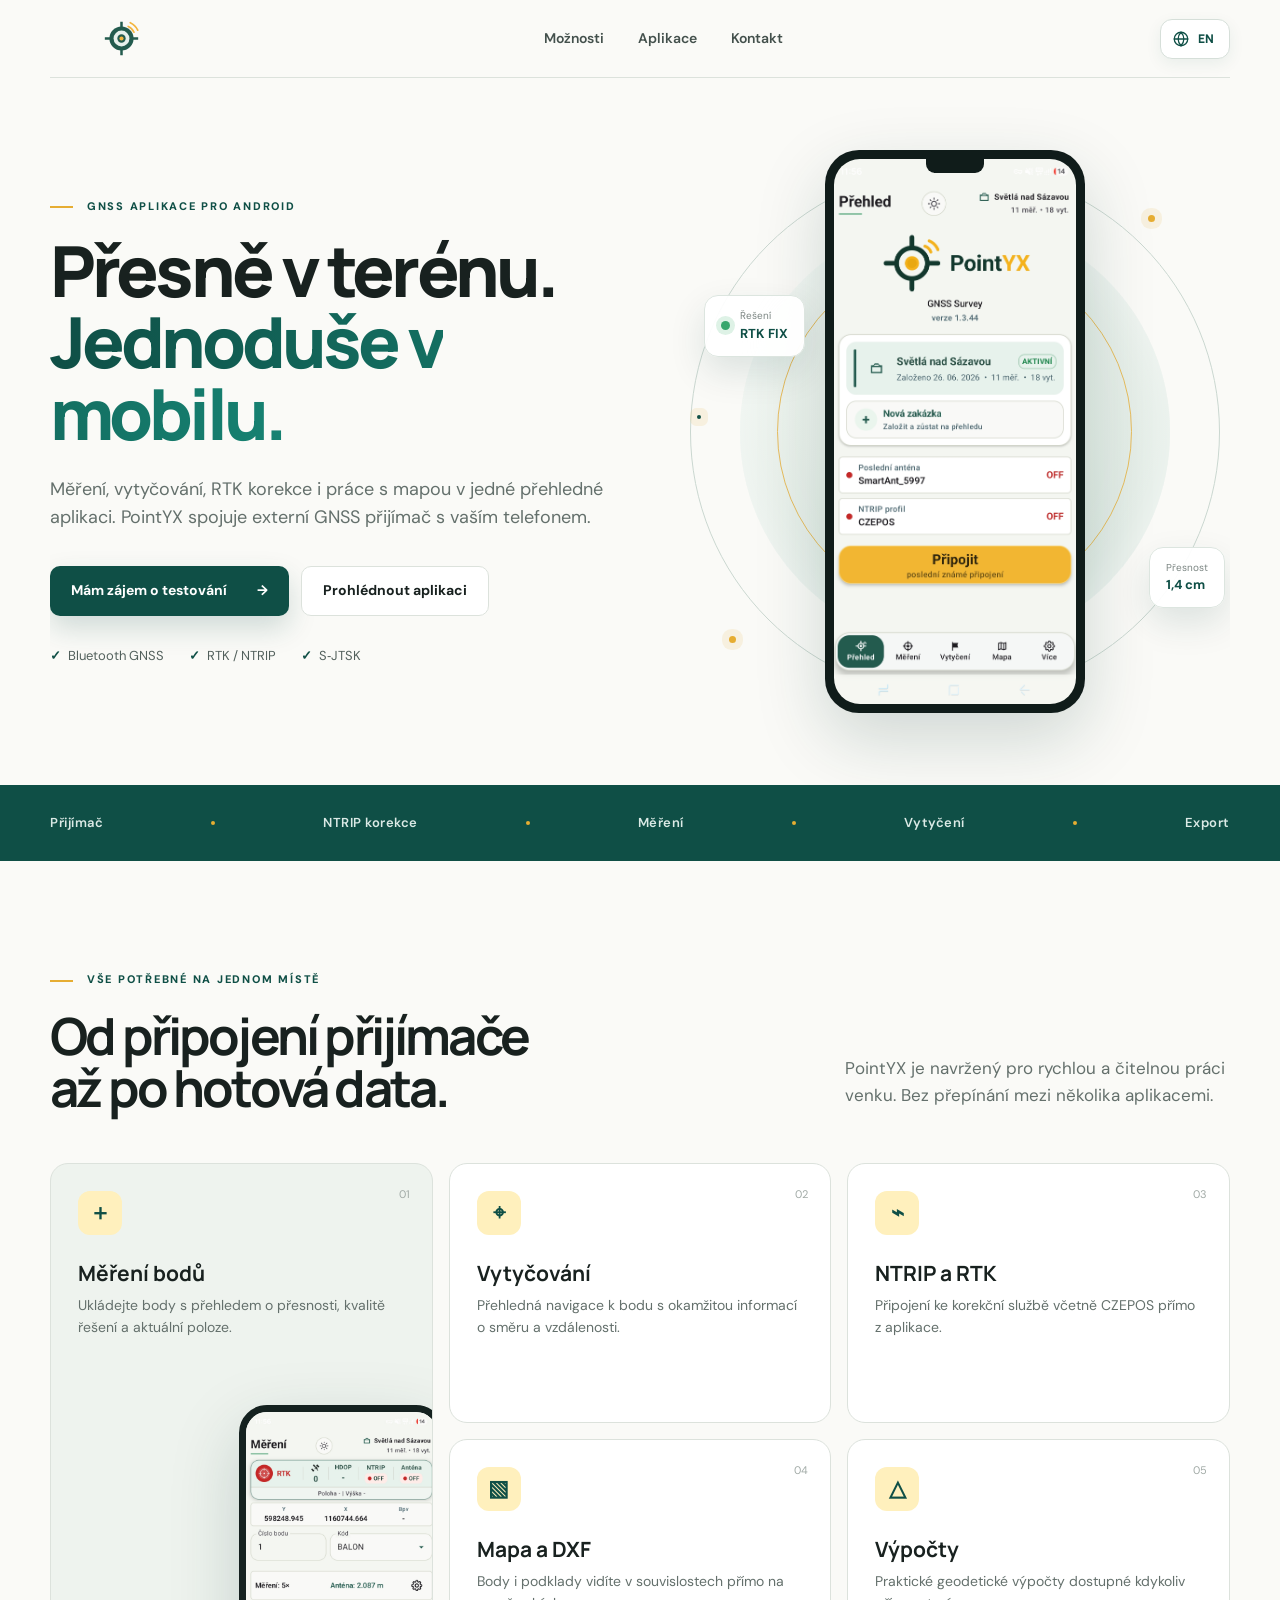
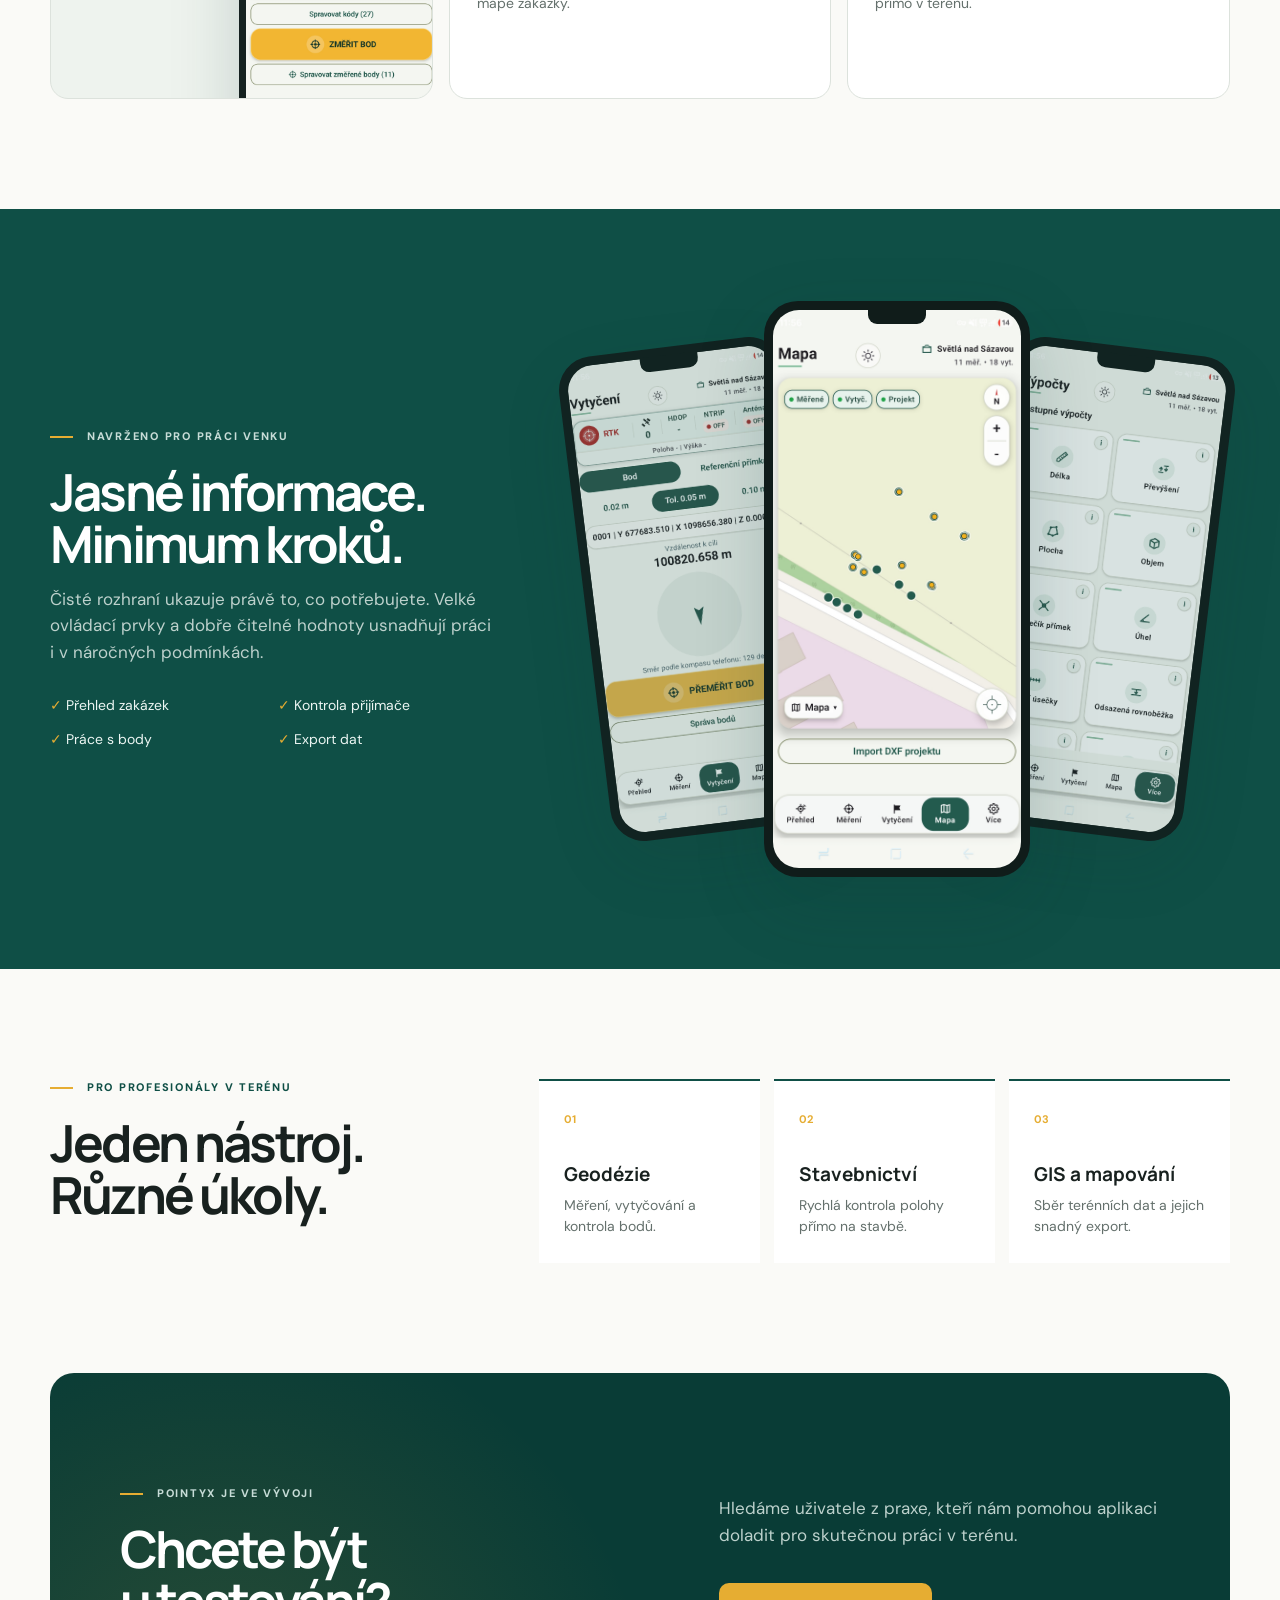
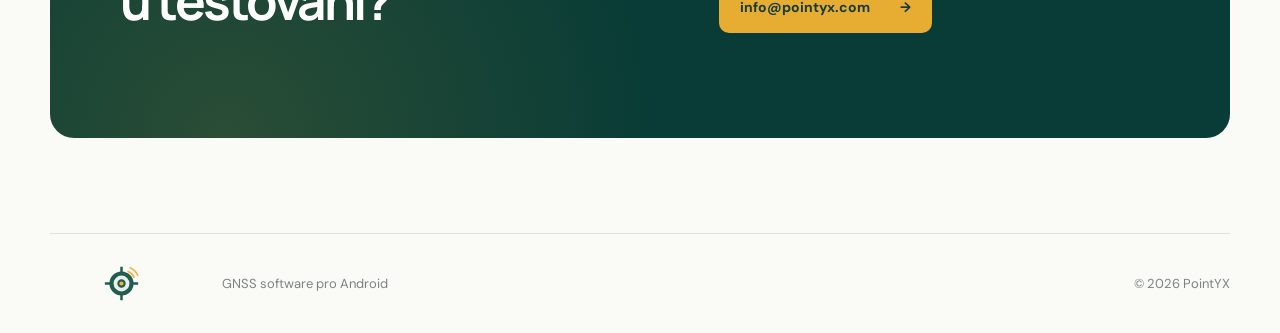
<file: index.html>
<!doctype html>
<html lang="cs">
<head>
  <meta charset="utf-8">
  <meta name="viewport" content="width=device-width, initial-scale=1">
  <title>PointYX — přesné GNSS měření v terénu</title>
  <meta name="description" content="PointYX je česká Android aplikace pro profesionální GNSS měření, vytyčování, RTK, NTRIP, mapu, výpočty a export dat.">
  <meta name="theme-color" content="#0f4f46">
  <link rel="icon" href="assets/logo/pointyx-logo.svg">
  <link rel="stylesheet" href="styles.v5.css">
  <link rel="stylesheet" href="animations.css">
</head>
<body>
  <header class="header">
    <a class="logo" href="#top"><img src="assets/logo/pointyx-logo.svg" alt="PointYX"></a>
    <nav aria-label="Hlavní navigace">
      <a href="#moznosti">Možnosti</a><a href="#aplikace">Aplikace</a><a href="#kontakt">Kontakt</a>
    </nav>
    <div class="header-actions"><a class="language-switch" href="en.html" aria-label="Switch to English"><svg viewBox="0 0 24 24" aria-hidden="true"><circle cx="12" cy="12" r="9"/><path d="M3 12h18M12 3c2.5 2.6 3.8 5.6 3.8 9S14.5 18.4 12 21M12 3C9.5 5.6 8.2 8.6 8.2 12s1.3 6.4 3.8 9"/></svg><span>EN</span></a></div>
  </header>

  <main id="top">
    <section class="hero wrap">
      <div class="hero-copy">
        <p class="kicker"><span></span> GNSS aplikace pro Android</p>
        <h1>Přesně v terénu.<br><em>Jednoduše v mobilu.</em></h1>
        <p class="intro">Měření, vytyčování, RTK korekce i práce s mapou v jedné přehledné aplikaci. PointYX spojuje externí GNSS přijímač s vaším telefonem.</p>
        <div class="actions">
          <a class="button primary" href="mailto:info@pointyx.com?subject=PointYX%20–%20zájem%20o%20testování">Mám zájem o testování <b>→</b></a>
          <a class="button secondary" href="#aplikace">Prohlédnout aplikaci</a>
        </div>
        <ul class="trust"><li>Bluetooth GNSS</li><li>RTK / NTRIP</li><li>S‑JTSK</li></ul>
      </div>
      <div class="hero-art">
        <span class="spark spark-a"></span><span class="spark spark-b"></span><span class="spark spark-c"></span>
        <div class="orbit orbit-a"></div><div class="orbit orbit-b"></div>
        <div class="phone phone-main hero-slides">
          <img class="slide slide-1" src="assets/screens/new-overview.jpg" alt="Přehled v aplikaci PointYX">
          <img class="slide slide-2" src="assets/screens/new-measure.jpg" alt="Měření v aplikaci PointYX">
          <img class="slide slide-3" src="assets/screens/new-map.jpg" alt="Mapa v aplikaci PointYX">
        </div>
        <div class="status status-fix"><i></i><span><small>Řešení</small><strong>RTK FIX</strong></span></div>
        <div class="status status-precision"><span><small>Přesnost</small><strong>1,4 cm</strong></span></div>
      </div>
    </section>

    <section class="strip" aria-label="Hlavní funkce"><div class="wrap strip-inner">
      <span>Přijímač</span><i></i><span>NTRIP korekce</span><i></i><span>Měření</span><i></i><span>Vytyčení</span><i></i><span>Export</span>
    </div></section>

    <section id="moznosti" class="section wrap">
      <div class="section-title"><div><p class="kicker"><span></span> Vše potřebné na jednom místě</p><h2>Od připojení přijímače<br>až po hotová data.</h2></div><p>PointYX je navržený pro rychlou a čitelnou práci venku. Bez přepínání mezi několika aplikacemi.</p></div>
      <div class="feature-grid">
        <article class="feature featured"><span class="num">01</span><div class="feature-icon">＋</div><h3>Měření bodů</h3><p>Ukládejte body s přehledem o přesnosti, kvalitě řešení a aktuální poloze.</p><img src="assets/screens/new-measure.jpg" alt="Obrazovka měření"></article>
        <article class="feature"><span class="num">02</span><div class="feature-icon">⌖</div><h3>Vytyčování</h3><p>Přehledná navigace k bodu s okamžitou informací o směru a vzdálenosti.</p></article>
        <article class="feature"><span class="num">03</span><div class="feature-icon">⌁</div><h3>NTRIP a RTK</h3><p>Připojení ke korekční službě včetně CZEPOS přímo z aplikace.</p></article>
        <article class="feature"><span class="num">04</span><div class="feature-icon">▧</div><h3>Mapa a DXF</h3><p>Body i podklady vidíte v souvislostech přímo na mapě zakázky.</p></article>
        <article class="feature"><span class="num">05</span><div class="feature-icon">△</div><h3>Výpočty</h3><p>Praktické geodetické výpočty dostupné kdykoliv přímo v terénu.</p></article>
      </div>
    </section>

    <section id="aplikace" class="showcase">
      <div class="wrap showcase-inner">
        <div class="showcase-copy"><p class="kicker light"><span></span> Navrženo pro práci venku</p><h2>Jasné informace.<br>Minimum kroků.</h2><p>Čisté rozhraní ukazuje právě to, co potřebujete. Velké ovládací prvky a dobře čitelné hodnoty usnadňují práci i v náročných podmínkách.</p><div class="checks"><span>✓ Přehled zakázek</span><span>✓ Kontrola přijímače</span><span>✓ Práce s body</span><span>✓ Export dat</span></div></div>
        <div class="phones">
          <div class="phone back left"><img src="assets/screens/new-stakeout.jpg" alt="Vytyčení"></div>
          <div class="phone center"><img src="assets/screens/new-map.jpg" alt="Mapa"></div>
          <div class="phone back right"><img src="assets/screens/new-calculations.jpg" alt="Výpočty"></div>
        </div>
      </div>
    </section>

    <section class="section wrap users">
      <div><p class="kicker"><span></span> Pro profesionály v terénu</p><h2>Jeden nástroj.<br>Různé úkoly.</h2></div>
      <div class="user-grid"><article><b>01</b><h3>Geodézie</h3><p>Měření, vytyčování a kontrola bodů.</p></article><article><b>02</b><h3>Stavebnictví</h3><p>Rychlá kontrola polohy přímo na stavbě.</p></article><article><b>03</b><h3>GIS a mapování</h3><p>Sběr terénních dat a jejich snadný export.</p></article></div>
    </section>

    <section id="kontakt" class="contact wrap">
      <div><p class="kicker light"><span></span> PointYX je ve vývoji</p><h2>Chcete být<br>u testování?</h2></div>
      <div><p>Hledáme uživatele z praxe, kteří nám pomohou aplikaci doladit pro skutečnou práci v terénu.</p><a class="button gold" href="mailto:info@pointyx.com?subject=PointYX%20–%20zájem%20o%20testování">info@pointyx.com <b>→</b></a></div>
    </section>
  </main>

  <footer class="footer wrap"><img src="assets/logo/pointyx-logo.svg" alt="PointYX"><p>GNSS software pro Android</p><p>© 2026 PointYX</p></footer>
</body>
</html>
</file>
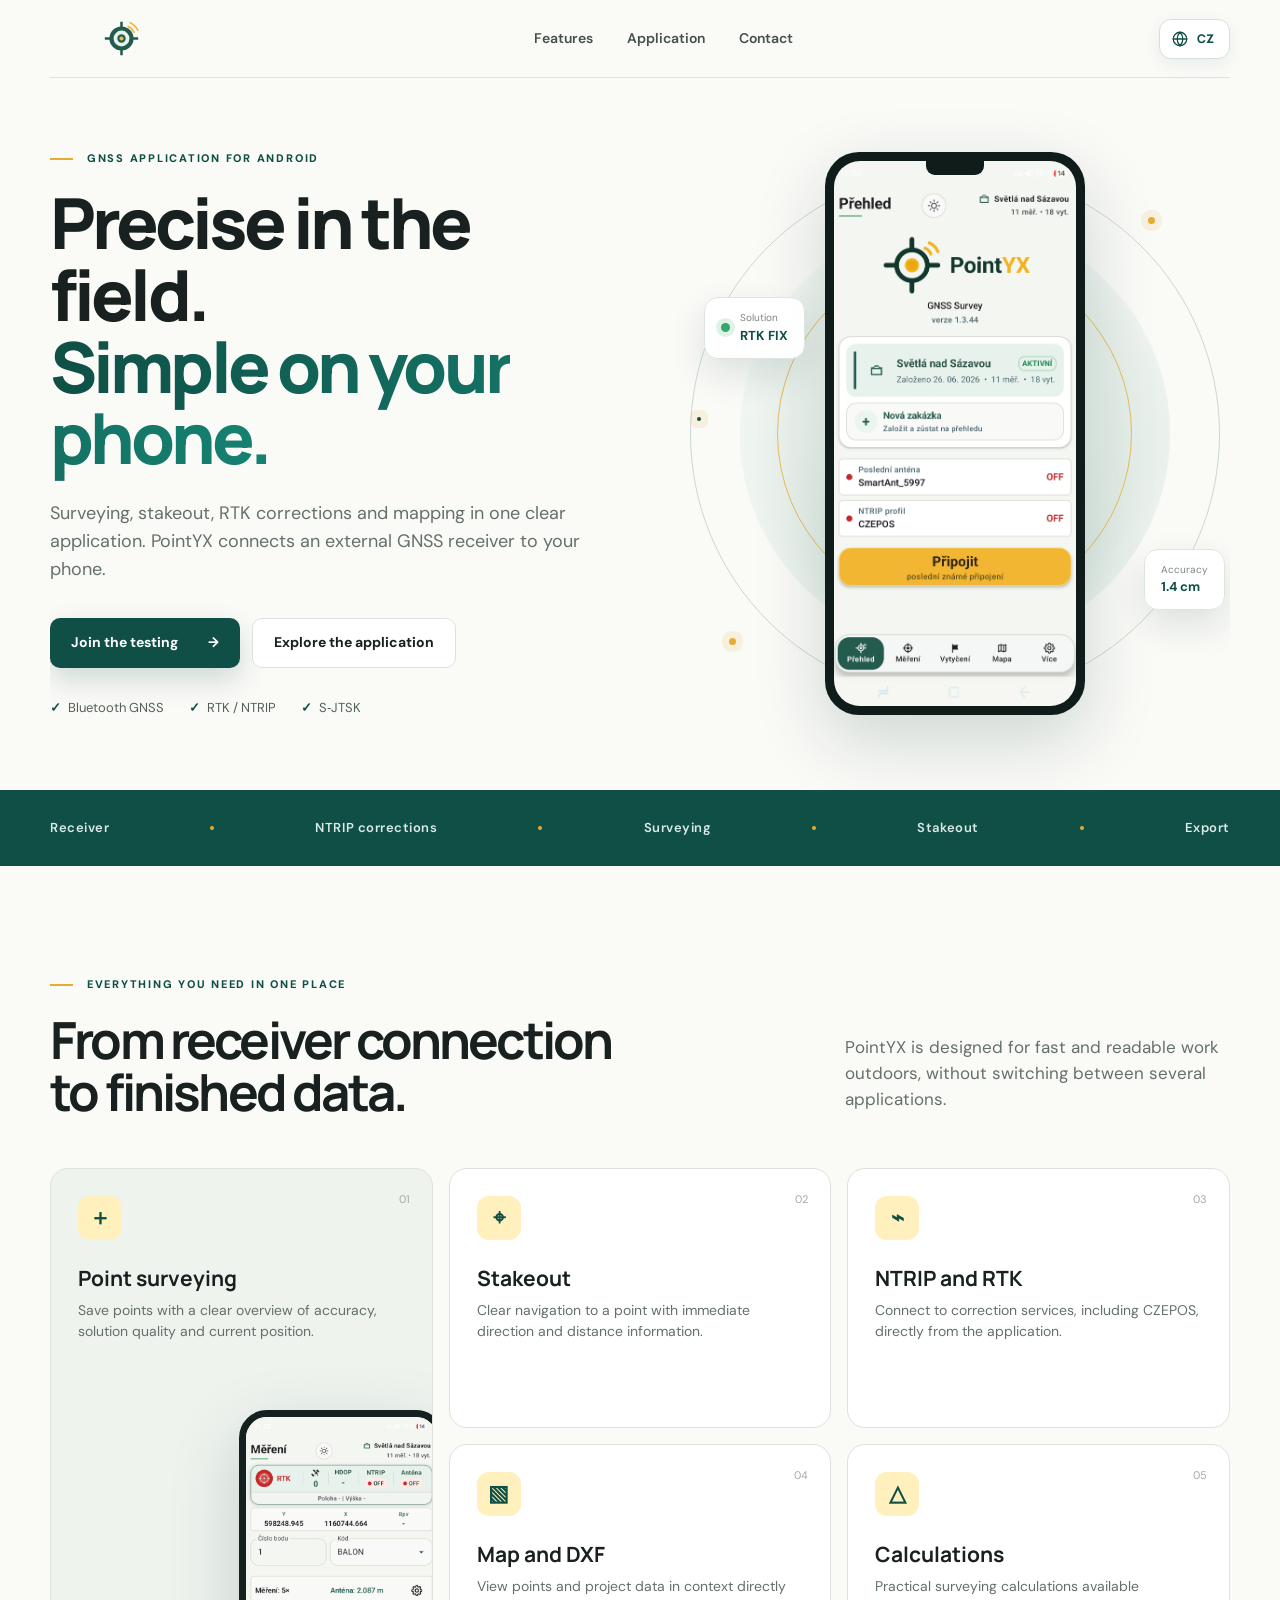
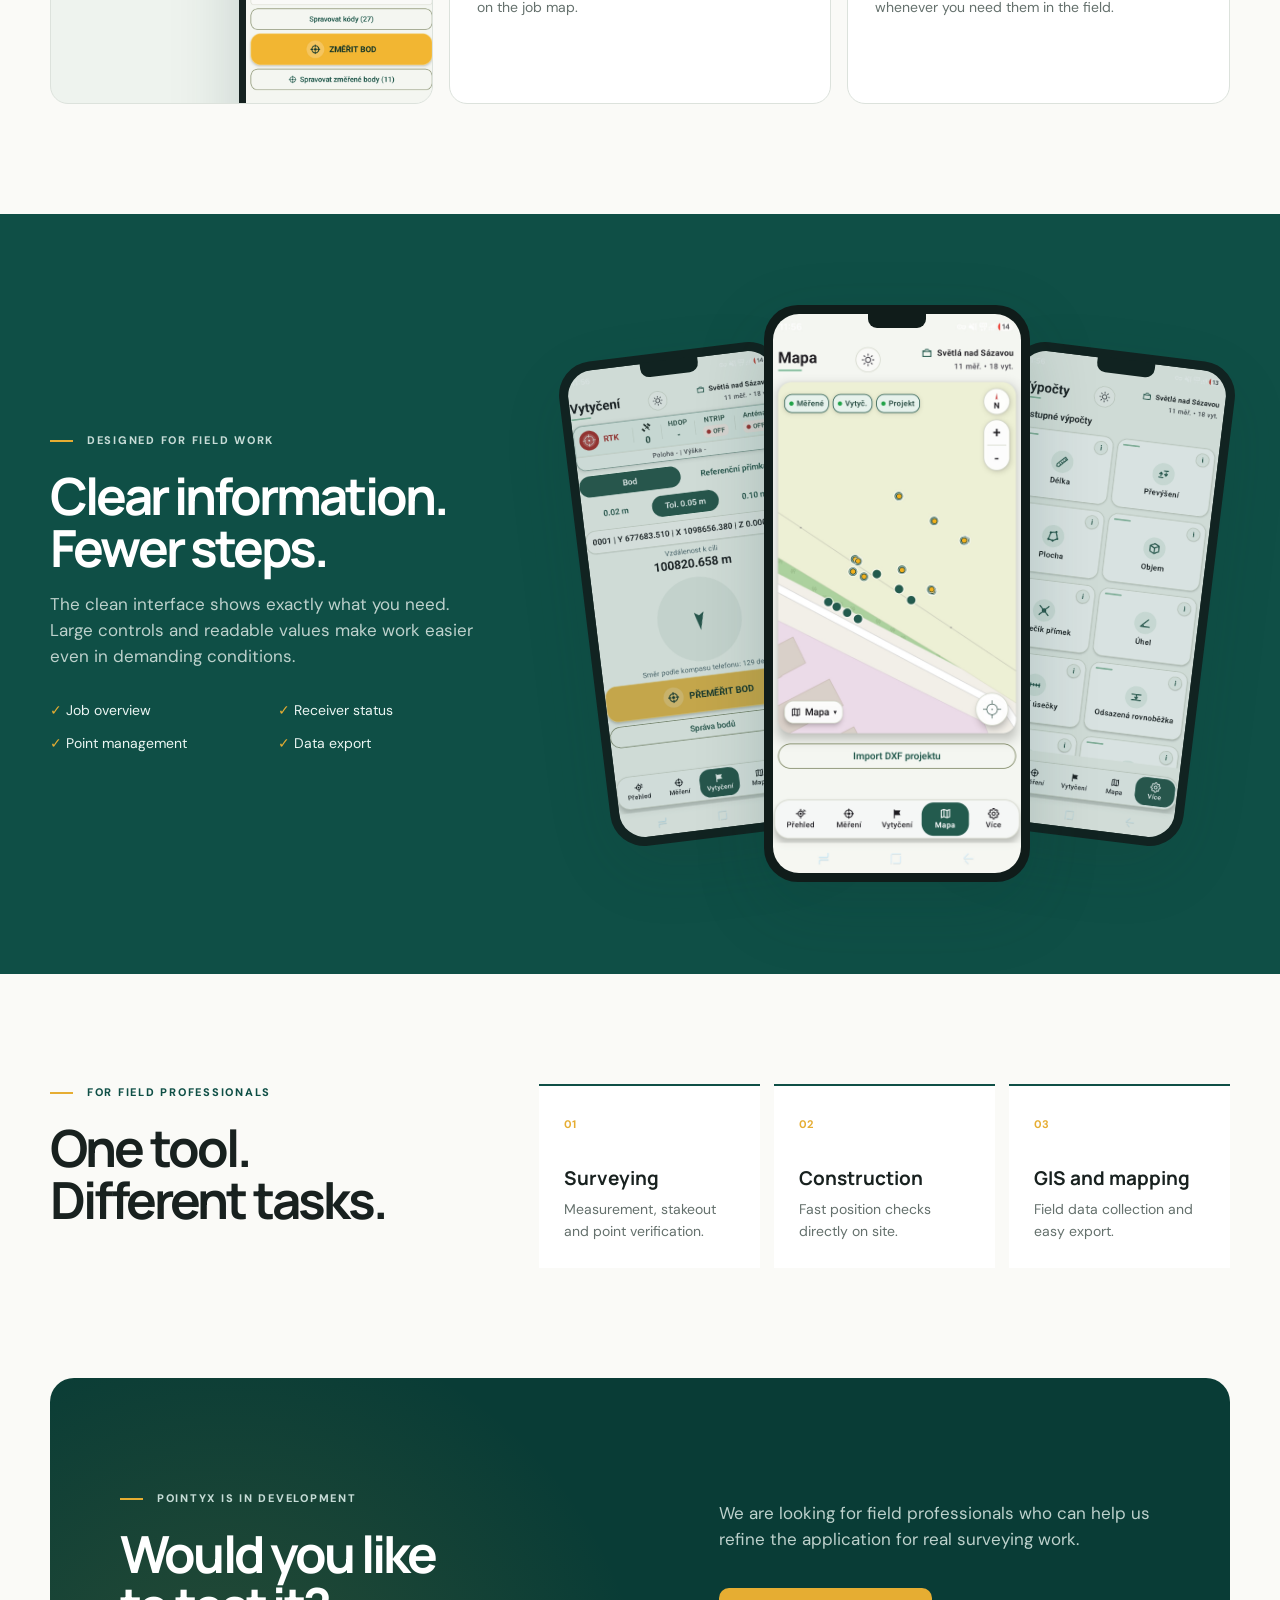
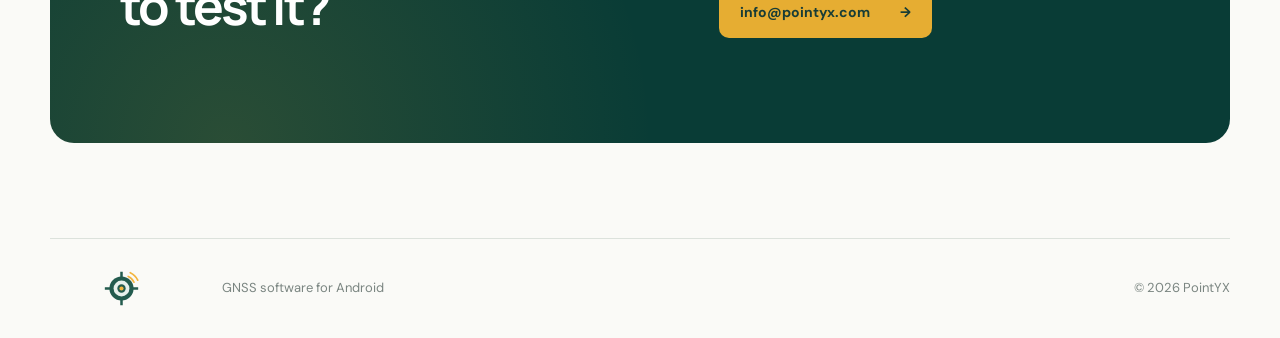
<file: en.html>
<!doctype html>
<html lang="en">
<head>
  <meta charset="utf-8"><meta name="viewport" content="width=device-width, initial-scale=1">
  <title>PointYX — precise GNSS surveying in the field</title>
  <meta name="description" content="PointYX is an Android application for professional GNSS surveying, stakeout, RTK, NTRIP, mapping, calculations and data export.">
  <meta name="theme-color" content="#0f4f46"><link rel="icon" href="assets/logo/pointyx-logo.svg">
  <link rel="stylesheet" href="styles.v5.css"><link rel="stylesheet" href="animations.css">
</head>
<body>
  <header class="header">
    <a class="logo" href="#top"><img src="assets/logo/pointyx-logo.svg" alt="PointYX"></a>
    <nav aria-label="Main navigation"><a href="#features">Features</a><a href="#application">Application</a><a href="#contact">Contact</a></nav>
    <div class="header-actions"><a class="language-switch" href="index.html" aria-label="Přepnout do češtiny"><svg viewBox="0 0 24 24" aria-hidden="true"><circle cx="12" cy="12" r="9"/><path d="M3 12h18M12 3c2.5 2.6 3.8 5.6 3.8 9S14.5 18.4 12 21M12 3C9.5 5.6 8.2 8.6 8.2 12s1.3 6.4 3.8 9"/></svg><span>CZ</span></a></div>
  </header>

  <main id="top">
    <section class="hero wrap">
      <div class="hero-copy">
        <p class="kicker"><span></span> GNSS application for Android</p>
        <h1>Precise in the field.<br><em>Simple on your phone.</em></h1>
        <p class="intro">Surveying, stakeout, RTK corrections and mapping in one clear application. PointYX connects an external GNSS receiver to your phone.</p>
        <div class="actions"><a class="button primary" href="mailto:info@pointyx.com?subject=PointYX%20testing">Join the testing <b>→</b></a><a class="button secondary" href="#application">Explore the application</a></div>
        <ul class="trust"><li>Bluetooth GNSS</li><li>RTK / NTRIP</li><li>S‑JTSK</li></ul>
      </div>
      <div class="hero-art">
        <span class="spark spark-a"></span><span class="spark spark-b"></span><span class="spark spark-c"></span>
        <div class="orbit orbit-a"></div><div class="orbit orbit-b"></div>
        <div class="phone phone-main hero-slides"><img class="slide slide-1" src="assets/screens/new-overview.jpg" alt="PointYX overview"><img class="slide slide-2" src="assets/screens/new-measure.jpg" alt="Surveying in PointYX"><img class="slide slide-3" src="assets/screens/new-map.jpg" alt="Map in PointYX"></div>
        <div class="status status-fix"><i></i><span><small>Solution</small><strong>RTK FIX</strong></span></div>
        <div class="status status-precision"><span><small>Accuracy</small><strong>1.4 cm</strong></span></div>
      </div>
    </section>

    <section class="strip" aria-label="Main features"><div class="wrap strip-inner"><span>Receiver</span><i></i><span>NTRIP corrections</span><i></i><span>Surveying</span><i></i><span>Stakeout</span><i></i><span>Export</span></div></section>

    <section id="features" class="section wrap">
      <div class="section-title"><div><p class="kicker"><span></span> Everything you need in one place</p><h2>From receiver connection<br>to finished data.</h2></div><p>PointYX is designed for fast and readable work outdoors, without switching between several applications.</p></div>
      <div class="feature-grid">
        <article class="feature featured"><span class="num">01</span><div class="feature-icon">＋</div><h3>Point surveying</h3><p>Save points with a clear overview of accuracy, solution quality and current position.</p><img src="assets/screens/new-measure.jpg" alt="Surveying screen"></article>
        <article class="feature"><span class="num">02</span><div class="feature-icon">⌖</div><h3>Stakeout</h3><p>Clear navigation to a point with immediate direction and distance information.</p></article>
        <article class="feature"><span class="num">03</span><div class="feature-icon">⌁</div><h3>NTRIP and RTK</h3><p>Connect to correction services, including CZEPOS, directly from the application.</p></article>
        <article class="feature"><span class="num">04</span><div class="feature-icon">▧</div><h3>Map and DXF</h3><p>View points and project data in context directly on the job map.</p></article>
        <article class="feature"><span class="num">05</span><div class="feature-icon">△</div><h3>Calculations</h3><p>Practical surveying calculations available whenever you need them in the field.</p></article>
      </div>
    </section>

    <section id="application" class="showcase"><div class="wrap showcase-inner">
      <div class="showcase-copy"><p class="kicker light"><span></span> Designed for field work</p><h2>Clear information.<br>Fewer steps.</h2><p>The clean interface shows exactly what you need. Large controls and readable values make work easier even in demanding conditions.</p><div class="checks"><span>✓ Job overview</span><span>✓ Receiver status</span><span>✓ Point management</span><span>✓ Data export</span></div></div>
      <div class="phones"><div class="phone back left"><img src="assets/screens/new-stakeout.jpg" alt="Stakeout"></div><div class="phone center"><img src="assets/screens/new-map.jpg" alt="Map"></div><div class="phone back right"><img src="assets/screens/new-calculations.jpg" alt="Calculations"></div></div>
    </div></section>

    <section class="section wrap users">
      <div><p class="kicker"><span></span> For field professionals</p><h2>One tool.<br>Different tasks.</h2></div>
      <div class="user-grid"><article><b>01</b><h3>Surveying</h3><p>Measurement, stakeout and point verification.</p></article><article><b>02</b><h3>Construction</h3><p>Fast position checks directly on site.</p></article><article><b>03</b><h3>GIS and mapping</h3><p>Field data collection and easy export.</p></article></div>
    </section>

    <section id="contact" class="contact wrap">
      <div><p class="kicker light"><span></span> PointYX is in development</p><h2>Would you like<br>to test it?</h2></div>
      <div><p>We are looking for field professionals who can help us refine the application for real surveying work.</p><a class="button gold" href="mailto:info@pointyx.com?subject=PointYX%20testing">info@pointyx.com <b>→</b></a></div>
    </section>
  </main>
  <footer class="footer wrap"><img src="assets/logo/pointyx-logo.svg" alt="PointYX"><p>GNSS software for Android</p><p>© 2026 PointYX</p></footer>
</body>
</html>
</file>
<file: styles.v5.css>
@import url('https://fonts.googleapis.com/css2?family=DM+Sans:wght@400;500;600;700&family=Manrope:wght@500;600;700;800&display=swap');
:root{--green:#0f4f46;--deep:#093c36;--gold:#e6ad32;--gold-soft:#fff0bd;--cream:#f5f5ef;--ink:#18211f;--muted:#64706c;--line:#dce2dc;--white:#fff;--max:1180px;--shadow:0 25px 70px rgba(10,55,49,.18)}
*{box-sizing:border-box}html{scroll-behavior:smooth}body{margin:0;background:#fafaf7;color:var(--ink);font-family:'DM Sans',sans-serif;line-height:1.55}a{color:inherit;text-decoration:none}img{display:block;max-width:100%}.wrap{width:min(var(--max),calc(100% - 48px));margin-inline:auto}.header{height:78px;width:min(var(--max),calc(100% - 48px));margin:auto;display:flex;align-items:center;justify-content:space-between;border-bottom:1px solid var(--line);position:relative;z-index:10}.logo img,.footer img{width:142px;height:45px;object-fit:contain}.header nav{display:flex;gap:34px;font-size:14px;font-weight:600;color:#43504c}.header nav a:hover{color:var(--green)}.nav-cta{padding:11px 19px;border:1px solid var(--green);border-radius:99px;color:var(--green);font-size:14px;font-weight:700}.hero{min-height:690px;display:grid;grid-template-columns:1.02fr .98fr;align-items:center;gap:55px;padding-block:72px;overflow:hidden}.kicker{margin:0 0 20px;color:var(--green);text-transform:uppercase;letter-spacing:.16em;font-size:11px;font-weight:800}.kicker span{display:inline-block;width:23px;height:2px;background:var(--gold);vertical-align:middle;margin-right:9px}.hero h1,.section h2,.showcase h2,.contact h2{font-family:'Manrope',sans-serif;margin:0;letter-spacing:-.055em;line-height:1.02}.hero h1{font-size:clamp(47px,5.5vw,76px);font-weight:800}.hero h1 em{font-style:normal;color:var(--green)}.intro{font-size:18px;color:var(--muted);max-width:610px;margin:26px 0 0}.actions{display:flex;gap:12px;flex-wrap:wrap;margin-top:34px}.button{min-height:50px;padding:0 21px;border-radius:10px;display:inline-flex;align-items:center;gap:30px;justify-content:center;font-size:14px;font-weight:700}.primary{background:var(--green);color:#fff;box-shadow:0 12px 28px rgba(15,79,70,.18)}.primary:hover{background:var(--deep)}.secondary{border:1px solid var(--line);background:#fff}.trust{display:flex;gap:25px;list-style:none;padding:0;margin:30px 0 0;color:#52605c;font-size:13px}.trust li:before{content:'✓';color:var(--green);font-weight:800;margin-right:7px}.hero-art{min-height:550px;display:grid;place-items:center;position:relative}.hero-art:before{content:'';position:absolute;width:430px;height:430px;border-radius:50%;background:#e8eee8}.orbit{position:absolute;border:1px solid #cad7d0;border-radius:50%}.orbit-a{width:530px;height:530px}.orbit-b{width:355px;height:355px;border-color:#e8bd5e}.phone{position:relative;background:#101c1a;padding:9px;border-radius:34px;box-shadow:var(--shadow);overflow:hidden;aspect-ratio:945/2048}.phone:after{content:'';position:absolute;top:8px;left:50%;translate:-50%;width:58px;height:15px;background:#101c1a;border-radius:0 0 9px 9px}.phone img{width:100%;height:100%;object-fit:cover;border-radius:26px}.phone-main{width:260px;z-index:2}.status{position:absolute;z-index:3;background:rgba(255,255,255,.94);border:1px solid #dce5df;border-radius:14px;box-shadow:0 15px 36px rgba(9,60,54,.12);padding:12px 16px;display:flex;gap:10px;align-items:center}.status small,.status strong{display:block}.status small{font-size:10px;color:#7b8582}.status strong{font-size:13px;color:var(--green)}.status i{width:9px;height:9px;background:#37a66c;border-radius:50%;box-shadow:0 0 0 5px #def2e6}.status-fix{left:25px;top:145px}.status-precision{right:5px;bottom:105px}.strip{background:var(--green);color:#dbeae6}.strip-inner{min-height:76px;display:flex;align-items:center;justify-content:space-between;font-size:13px;font-weight:600;letter-spacing:.04em}.strip i{width:4px;height:4px;border-radius:50%;background:var(--gold)}.section{padding-block:110px}.section-title{display:grid;grid-template-columns:1.3fr .7fr;gap:80px;align-items:end;margin-bottom:50px}.section h2,.showcase h2,.contact h2{font-size:clamp(38px,4vw,58px)}.section-title>p{color:var(--muted);font-size:17px;margin:0 0 5px}.feature-grid{display:grid;grid-template-columns:repeat(3,1fr);gap:16px}.feature{position:relative;min-height:260px;padding:27px;background:#fff;border:1px solid var(--line);border-radius:18px;overflow:hidden}.feature.featured{grid-row:span 2;min-height:536px;background:#eef3ee}.num{position:absolute;right:22px;top:22px;color:#a1aaa6;font-size:11px}.feature-icon{display:grid;place-items:center;width:44px;height:44px;border-radius:12px;background:var(--gold-soft);color:var(--green);font-size:22px;font-weight:700}.feature h3{font:700 21px 'Manrope';margin:24px 0 8px}.feature p{color:var(--muted);margin:0;font-size:14px}.feature img{position:absolute;width:205px;right:-12px;bottom:-135px;border:7px solid #14211f;border-radius:28px;box-shadow:var(--shadow)}.showcase{background:var(--green);color:#fff;overflow:hidden}.showcase-inner{min-height:720px;display:grid;grid-template-columns:.8fr 1.2fr;align-items:center;gap:70px;padding-block:85px}.kicker.light{color:#c7dcd7}.showcase-copy>p:not(.kicker){color:#bdd1cc;max-width:500px;font-size:17px}.checks{display:grid;grid-template-columns:1fr 1fr;gap:12px;margin-top:30px;color:#ecf6f3;font-size:14px}.checks span::first-letter{color:var(--gold)}.phones{height:590px;position:relative;display:grid;place-items:center}.phones .phone{position:absolute}.phones .center{width:266px;z-index:3}.phones .back{width:225px;opacity:.84;filter:saturate(.8)}.phones .left{left:3%;transform:rotate(-7deg)}.phones .right{right:3%;transform:rotate(7deg)}.users{display:grid;grid-template-columns:.75fr 1.25fr;gap:75px}.user-grid{display:grid;grid-template-columns:repeat(3,1fr);gap:14px}.user-grid article{padding:25px;border-top:2px solid var(--green);background:#fff}.user-grid b{color:var(--gold);font-size:11px}.user-grid h3{font:700 19px 'Manrope';margin:30px 0 8px}.user-grid p{font-size:14px;color:var(--muted);margin:0}.contact{background:var(--deep);color:#fff;border-radius:24px;min-height:365px;padding:64px 70px;display:grid;grid-template-columns:1.1fr .9fr;gap:60px;align-items:center;margin-bottom:95px;background-image:radial-gradient(circle at 15% 100%,rgba(230,173,50,.15),transparent 40%)}.contact>div:last-child>p{color:#bdd1cc;font-size:17px;max-width:440px}.gold{margin-top:18px;background:var(--gold);color:#173c36}.footer{min-height:100px;border-top:1px solid var(--line);display:flex;align-items:center;gap:30px;color:#7a8581;font-size:13px}.footer p:last-child{margin-left:auto}@media(max-width:900px){.header nav{display:none}.hero{grid-template-columns:1fr;text-align:center;padding-top:55px}.hero-copy{display:grid;justify-items:center}.trust{justify-content:center}.hero-art{min-height:520px}.section-title,.showcase-inner,.users{grid-template-columns:1fr}.section-title{gap:20px}.showcase-copy{text-align:center}.showcase-copy>p{margin-inline:auto}.feature-grid{grid-template-columns:1fr 1fr}.phones{height:560px}.strip-inner{gap:12px;flex-wrap:wrap;justify-content:center;padding-block:18px}.users{gap:40px}}@media(max-width:600px){.wrap,.header{width:min(100% - 30px,var(--max))}.header{height:68px}.nav-cta{display:none}.logo img{width:125px}.hero{padding-block:45px;min-height:0}.hero h1{font-size:42px}.intro{font-size:16px}.hero-art{min-height:460px}.phone-main{width:220px}.orbit-a{width:420px;height:420px}.orbit-b{width:300px;height:300px}.status-fix{left:0}.status-precision{right:0}.trust{gap:10px;font-size:11px}.strip i{display:none}.strip-inner{justify-content:space-around}.section{padding-block:75px}.feature-grid{grid-template-columns:1fr}.feature.featured{grid-row:auto}.showcase-inner{padding-block:70px;gap:25px}.phones{height:450px}.phones .center{width:215px}.phones .back{width:175px}.user-grid{grid-template-columns:1fr}.contact{width:calc(100% - 30px);padding:45px 27px;grid-template-columns:1fr;gap:20px;margin-bottom:65px}.footer{flex-wrap:wrap;padding-block:25px}.footer p:last-child{margin-left:0;width:100%}}
</file>
<file: animations.css>
/* Jemné produktové animace */
.header-actions{display:flex;align-items:center;justify-content:flex-end;flex:0 0 auto;margin-left:24px}.language-switch{height:40px;min-width:70px;padding:0 14px 0 11px;display:flex;align-items:center;justify-content:center;gap:8px;border-radius:12px;background:#fff;border:1px solid #d6dfd9;color:var(--green);font:800 12px 'Manrope',sans-serif;letter-spacing:.06em;box-shadow:0 5px 16px rgba(15,79,70,.07);transition:transform .2s,background .2s,box-shadow .2s}.language-switch:hover{transform:translateY(-2px);background:#edf4ef;box-shadow:0 10px 24px rgba(15,79,70,.13)}.language-switch svg{width:18px;height:18px;fill:none;stroke:currentColor;stroke-width:1.7;stroke-linecap:round}
.hero-copy{animation:rise .8s cubic-bezier(.2,.8,.2,1) both}
.hero-art{animation:fade .9s .15s both}
.hero h1 em{background:linear-gradient(90deg,var(--green),#168272,var(--green));background-size:200% auto;background-clip:text;-webkit-background-clip:text;-webkit-text-fill-color:transparent;animation:shimmer 6s linear infinite}
.button{transition:transform .25s,box-shadow .25s,background .25s}.button:hover{transform:translateY(-3px)}.primary:hover{box-shadow:0 17px 34px rgba(15,79,70,.25)}
.hero-art:before{background:radial-gradient(circle at 40% 35%,#f7faf5,#dfeae3 70%);box-shadow:inset 0 0 70px rgba(255,255,255,.75)}
.orbit{animation:orbitPulse 6s ease-in-out infinite}.orbit-b{animation-delay:-3s}
.spark{position:absolute;width:7px;height:7px;border-radius:50%;background:var(--gold);z-index:1;box-shadow:0 0 0 7px rgba(230,173,50,.12);animation:spark 4s ease-in-out infinite}.spark-a{top:65px;right:75px}.spark-b{bottom:70px;left:50px;animation-delay:-1.5s}.spark-c{top:47%;left:18px;width:4px;height:4px;background:var(--green);animation-delay:-2.8s}
.phone-main{animation:floatPhone 5s ease-in-out infinite}.hero-slides .slide{position:absolute;inset:9px;width:calc(100% - 18px);height:calc(100% - 18px);opacity:0;animation:screenCycle 15s infinite}.hero-slides .slide-1{opacity:1}.hero-slides .slide-2{animation-delay:5s}.hero-slides .slide-3{animation-delay:10s}
.status{backdrop-filter:blur(12px);animation:floatCard 4s ease-in-out infinite}.status-precision{animation-delay:-2s}
.feature{transition:transform .35s,box-shadow .35s,border-color .35s}.feature:hover{transform:translateY(-7px);box-shadow:0 24px 55px rgba(10,55,49,.1);border-color:#c6d6cf}
.phones .center{animation:floatPhone 5.5s ease-in-out infinite}.phones .back{transition:transform .4s,opacity .4s}.phones:hover .back{opacity:1}.phones:hover .left{transform:translateX(-12px) rotate(-9deg)}.phones:hover .right{transform:translateX(12px) rotate(9deg)}
@keyframes rise{from{opacity:0;transform:translateY(24px)}to{opacity:1;transform:none}}
@keyframes fade{from{opacity:0;transform:scale(.96)}to{opacity:1;transform:none}}
@keyframes shimmer{to{background-position:200% center}}
@keyframes floatPhone{0%,100%{transform:translateY(0)}50%{transform:translateY(-12px)}}
@keyframes floatCard{0%,100%{transform:translateY(0)}50%{transform:translateY(-8px)}}
@keyframes orbitPulse{0%,100%{transform:scale(1);opacity:.75}50%{transform:scale(1.035);opacity:1}}
@keyframes spark{0%,100%{transform:translateY(0);opacity:.55}50%{transform:translateY(-18px);opacity:1}}
@keyframes screenCycle{0%{opacity:0;transform:scale(1.015)}5%,29%{opacity:1;transform:scale(1)}34%,100%{opacity:0;transform:scale(.99)}}
@media(prefers-reduced-motion:reduce){*,*:before,*:after{animation:none!important;transition:none!important}.hero-slides .slide{display:none}.hero-slides .slide-1{display:block;opacity:1}}
@media(max-width:1080px){.header nav{display:none}.header{gap:18px}.header-actions{margin-left:auto}}
@media(max-width:600px){.header-actions{margin-left:auto}.language-switch{height:38px;min-width:65px;padding-inline:10px}}
</file>
